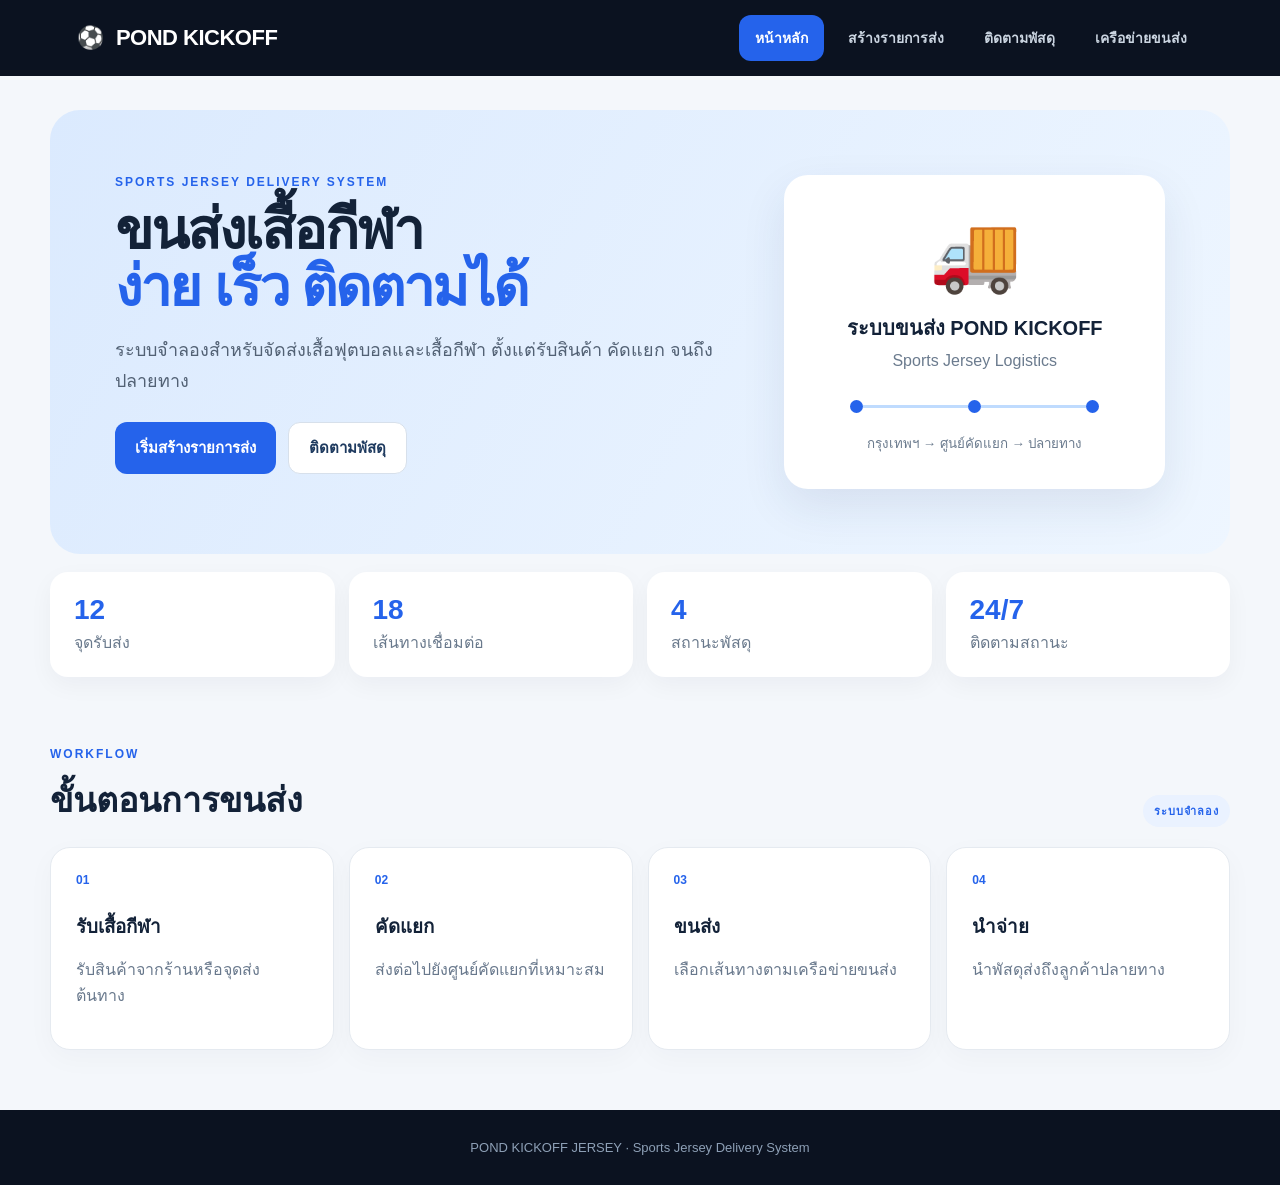
<file: index.html>
<!DOCTYPE html>
<html lang="th">
<head>
<meta charset="UTF-8">
<meta name="viewport" content="width=device-width, initial-scale=1.0">
<title>POND KICKOFF | ขนส่งเสื้อกีฬา</title>
<link rel="stylesheet" href="styles.css">
</head>
<body>
<header class="top">
  <a class="brand" href="index.html"><span>⚽</span> POND KICKOFF</a>
  <nav>
    <a class="active" href="index.html">หน้าหลัก</a>
    <a href="shipping.html">สร้างรายการส่ง</a>
    <a href="tracking.html">ติดตามพัสดุ</a>
    <a href="network.html">เครือข่ายขนส่ง</a>
  </nav>
</header>

<main>
<section class="hero">
  <div class="hero-copy">
    <div class="eyebrow">SPORTS JERSEY DELIVERY SYSTEM</div>
    <h1>ขนส่งเสื้อกีฬา<br><span>ง่าย เร็ว ติดตามได้</span></h1>
    <p>ระบบจำลองสำหรับจัดส่งเสื้อฟุตบอลและเสื้อกีฬา ตั้งแต่รับสินค้า คัดแยก จนถึงปลายทาง</p>
    <div class="actions">
      <a class="btn primary" href="shipping.html">เริ่มสร้างรายการส่ง</a>
      <a class="btn ghost" href="tracking.html">ติดตามพัสดุ</a>
    </div>
  </div>
  <div class="hero-card">
    <div class="truck">🚚</div>
    <strong>ระบบขนส่ง POND KICKOFF</strong>
    <span>Sports Jersey Logistics</span>
    <div class="mini-route"><i></i><b></b><i></i><b></b><i></i></div>
    <small>กรุงเทพฯ → ศูนย์คัดแยก → ปลายทาง</small>
  </div>
</section>

<section class="stats">
  <div><strong>12</strong><span>จุดรับส่ง</span></div>
  <div><strong>18</strong><span>เส้นทางเชื่อมต่อ</span></div>
  <div><strong>4</strong><span>สถานะพัสดุ</span></div>
  <div><strong>24/7</strong><span>ติดตามสถานะ</span></div>
</section>

<section class="section">
  <div class="section-head">
    <div><div class="eyebrow">WORKFLOW</div><h2>ขั้นตอนการขนส่ง</h2></div>
    <span class="pill">ระบบจำลอง</span>
  </div>
  <div class="steps">
    <article><div class="num">01</div><h3>รับเสื้อกีฬา</h3><p>รับสินค้าจากร้านหรือจุดส่งต้นทาง</p></article>
    <article><div class="num">02</div><h3>คัดแยก</h3><p>ส่งต่อไปยังศูนย์คัดแยกที่เหมาะสม</p></article>
    <article><div class="num">03</div><h3>ขนส่ง</h3><p>เลือกเส้นทางตามเครือข่ายขนส่ง</p></article>
    <article><div class="num">04</div><h3>นำจ่าย</h3><p>นำพัสดุส่งถึงลูกค้าปลายทาง</p></article>
  </div>
</section>
</main>
<footer>POND KICKOFF JERSEY · Sports Jersey Delivery System</footer>
<script src="script.js"></script>
</body>
</html>
</file>
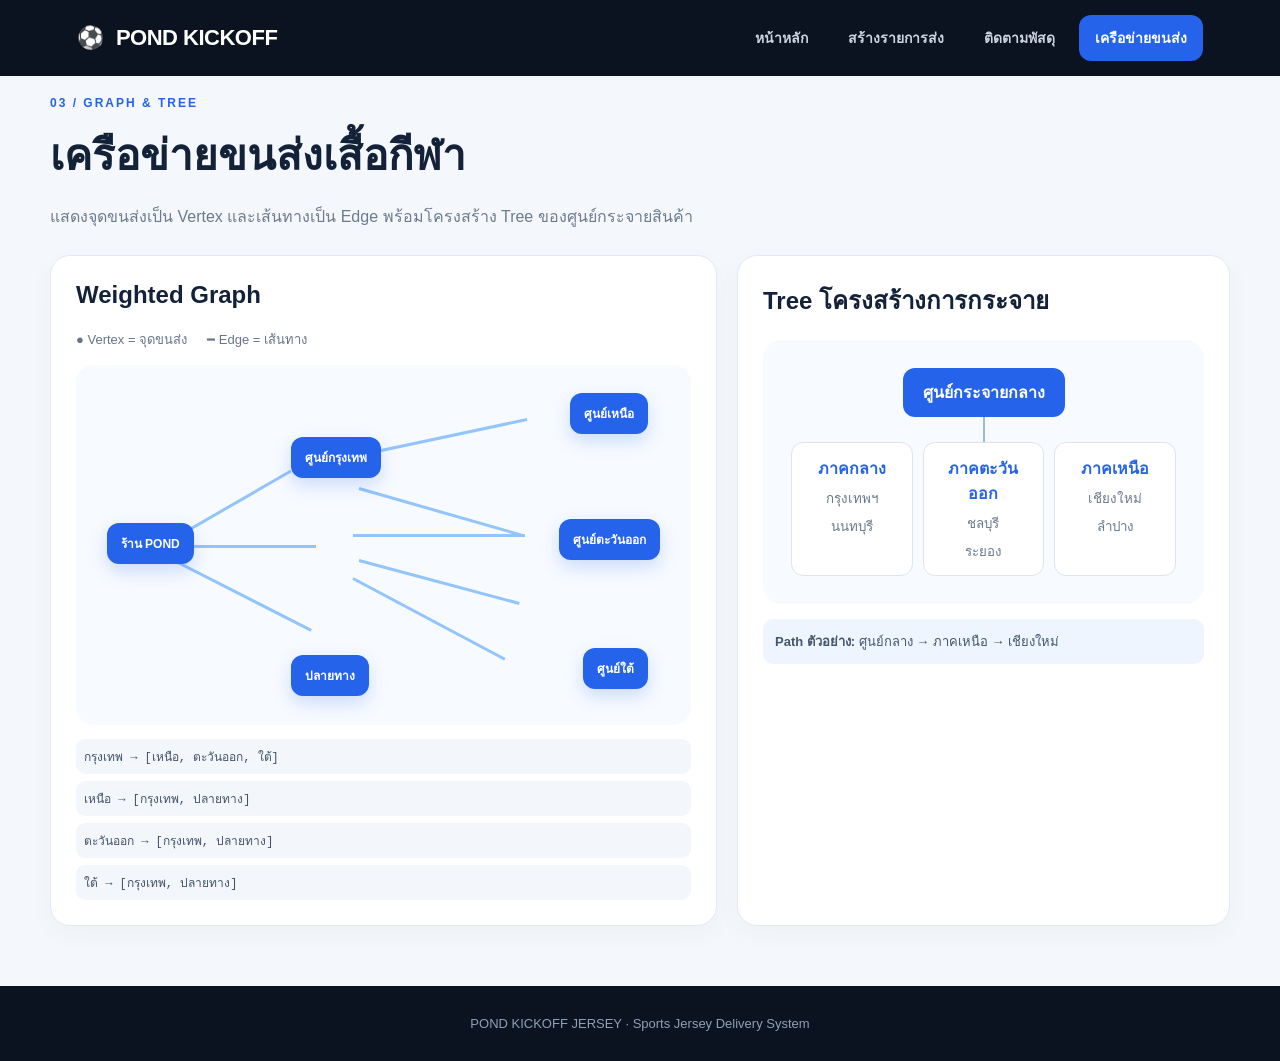
<file: network.html>
<!DOCTYPE html>
<html lang="th">
<head>
<meta charset="UTF-8"><meta name="viewport" content="width=device-width, initial-scale=1.0">
<title>เครือข่ายขนส่ง | POND KICKOFF</title><link rel="stylesheet" href="styles.css">
</head>
<body>
<header class="top">
<a class="brand" href="index.html"><span>⚽</span> POND KICKOFF</a>
<nav><a href="index.html">หน้าหลัก</a><a href="shipping.html">สร้างรายการส่ง</a><a href="tracking.html">ติดตามพัสดุ</a><a class="active" href="network.html">เครือข่ายขนส่ง</a></nav>
</header>
<main class="page">
<div class="eyebrow">03 / GRAPH & TREE</div><h1>เครือข่ายขนส่งเสื้อกีฬา</h1>
<p class="muted">แสดงจุดขนส่งเป็น Vertex และเส้นทางเป็น Edge พร้อมโครงสร้าง Tree ของศูนย์กระจายสินค้า</p>

<section class="network-grid">
<div class="panel">
<h2>Weighted Graph</h2><div class="legend"><span>● Vertex = จุดขนส่ง</span><span>━ Edge = เส้นทาง</span></div>
<div class="graph">
  <div class="node n1">ร้าน POND</div><div class="node n2">ศูนย์กรุงเทพ</div><div class="node n3">ศูนย์เหนือ</div>
  <div class="node n4">ศูนย์ตะวันออก</div><div class="node n5">ศูนย์ใต้</div><div class="node n6">ปลายทาง</div>
  <span class="edge e1"></span><span class="edge e2"></span><span class="edge e3"></span><span class="edge e4"></span><span class="edge e5"></span><span class="edge e6"></span><span class="edge e7"></span><span class="edge e8"></span>
</div>
<div class="graph-data"><code>กรุงเทพ → [เหนือ, ตะวันออก, ใต้]</code><code>เหนือ → [กรุงเทพ, ปลายทาง]</code><code>ตะวันออก → [กรุงเทพ, ปลายทาง]</code><code>ใต้ → [กรุงเทพ, ปลายทาง]</code></div>
</div>

<div class="panel">
<h2>Tree โครงสร้างการกระจาย</h2>
<div class="tree"><div class="tree-level root">ศูนย์กระจายกลาง</div>
<div class="tree-line"></div><div class="tree-children"><div><b>ภาคกลาง</b><small>กรุงเทพฯ</small><small>นนทบุรี</small></div><div><b>ภาคตะวันออก</b><small>ชลบุรี</small><small>ระยอง</small></div><div><b>ภาคเหนือ</b><small>เชียงใหม่</small><small>ลำปาง</small></div></div></div>
<div class="tree-note"><b>Path ตัวอย่าง:</b> ศูนย์กลาง → ภาคเหนือ → เชียงใหม่</div>
</div>
</section>
</main>
<footer>POND KICKOFF JERSEY · Sports Jersey Delivery System</footer>
<script src="script.js"></script>
</body>
</html>
</file>
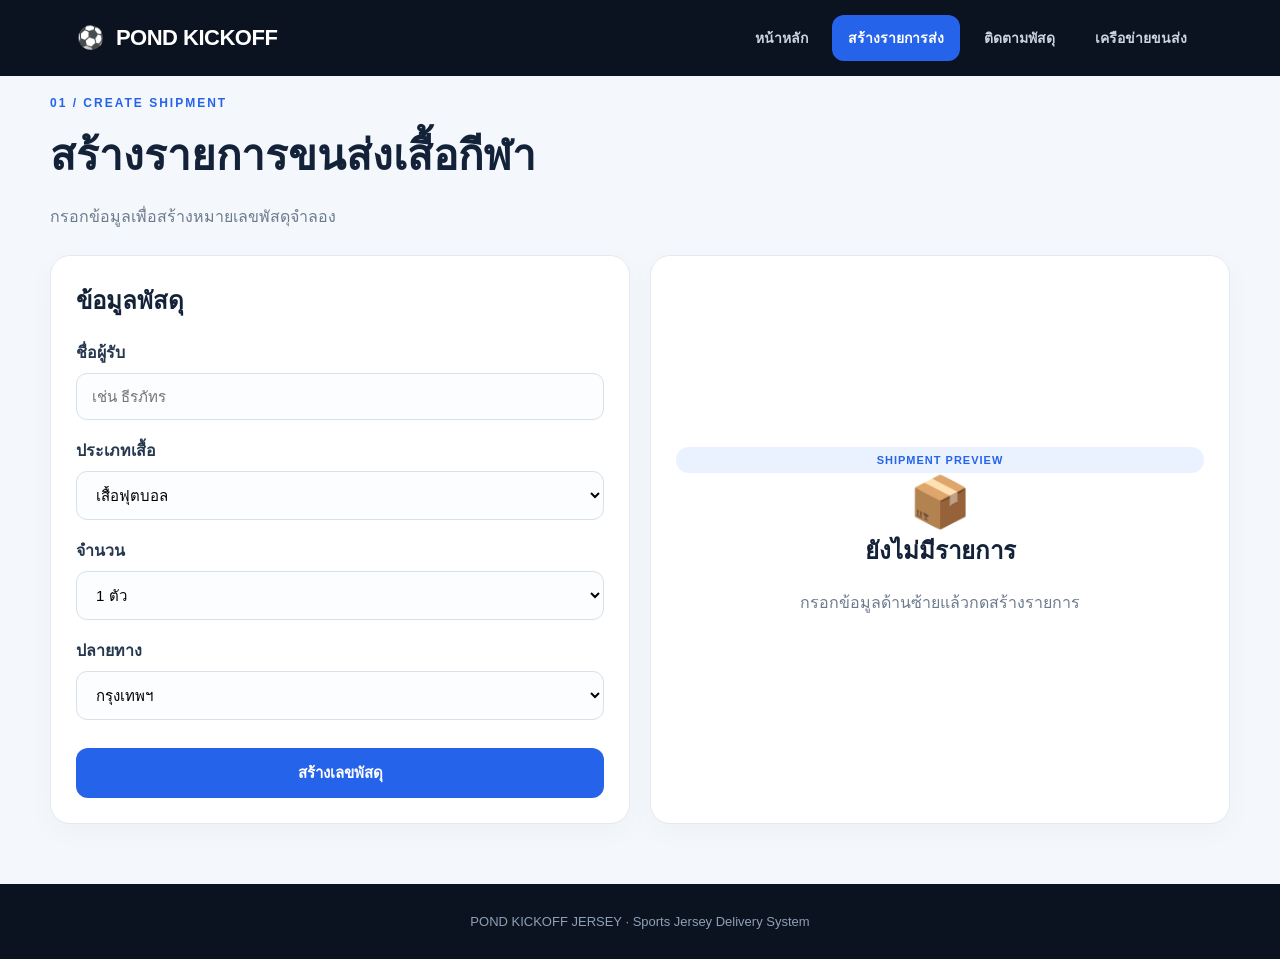
<file: shipping.html>
<!DOCTYPE html>
<html lang="th">
<head>
<meta charset="UTF-8">
<meta name="viewport" content="width=device-width, initial-scale=1.0">
<title>สร้างรายการส่ง | POND KICKOFF</title>
<link rel="stylesheet" href="styles.css">
</head>
<body>
<header class="top">
  <a class="brand" href="index.html"><span>⚽</span> POND KICKOFF</a>
  <nav>
    <a href="index.html">หน้าหลัก</a><a class="active" href="shipping.html">สร้างรายการส่ง</a>
    <a href="tracking.html">ติดตามพัสดุ</a><a href="network.html">เครือข่ายขนส่ง</a>
  </nav>
</header>
<main class="page">
  <div class="eyebrow">01 / CREATE SHIPMENT</div>
  <h1>สร้างรายการขนส่งเสื้อกีฬา</h1>
  <p class="muted">กรอกข้อมูลเพื่อสร้างหมายเลขพัสดุจำลอง</p>
  <section class="form-grid">
    <div class="panel">
      <h2>ข้อมูลพัสดุ</h2>
      <label>ชื่อผู้รับ<input id="receiver" placeholder="เช่น ธีรภัทร"></label>
      <label>ประเภทเสื้อ<select id="jersey"><option>เสื้อฟุตบอล</option><option>เสื้อบาสเกตบอล</option><option>เสื้อวิ่ง</option><option>เสื้อทีมกีฬา</option></select></label>
      <label>จำนวน<select id="qty"><option>1 ตัว</option><option>2 ตัว</option><option>3 ตัว</option><option>4 ตัว</option></select></label>
      <label>ปลายทาง<select id="destination"><option>กรุงเทพฯ</option><option>นนทบุรี</option><option>ชลบุรี</option><option>เชียงใหม่</option><option>ภูเก็ต</option></select></label>
      <button class="btn primary full" onclick="createShipment()">สร้างเลขพัสดุ</button>
    </div>
    <div class="panel preview">
      <div class="tag">SHIPMENT PREVIEW</div>
      <div id="shipmentPreview">
        <div class="empty-icon">📦</div><h2>ยังไม่มีรายการ</h2><p class="muted">กรอกข้อมูลด้านซ้ายแล้วกดสร้างรายการ</p>
      </div>
    </div>
  </section>
</main>
<footer>POND KICKOFF JERSEY · Sports Jersey Delivery System</footer>
<script src="script.js"></script>
</body>
</html>
</file>
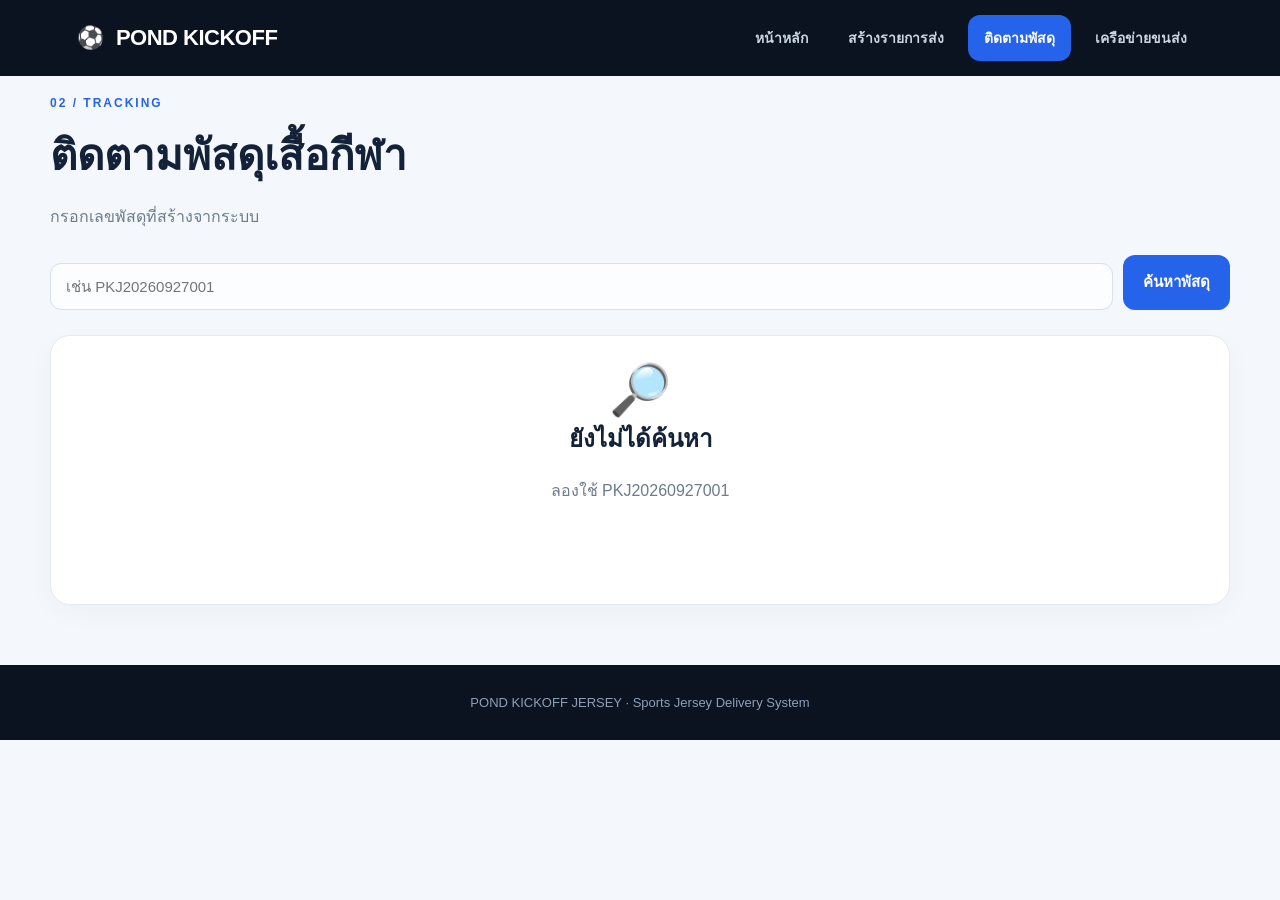
<file: tracking.html>
<!DOCTYPE html>
<html lang="th">
<head>
<meta charset="UTF-8"><meta name="viewport" content="width=device-width, initial-scale=1.0">
<title>ติดตามพัสดุ | POND KICKOFF</title><link rel="stylesheet" href="styles.css">
</head>
<body>
<header class="top">
<a class="brand" href="index.html"><span>⚽</span> POND KICKOFF</a>
<nav><a href="index.html">หน้าหลัก</a><a href="shipping.html">สร้างรายการส่ง</a><a class="active" href="tracking.html">ติดตามพัสดุ</a><a href="network.html">เครือข่ายขนส่ง</a></nav>
</header>
<main class="page">
<div class="eyebrow">02 / TRACKING</div><h1>ติดตามพัสดุเสื้อกีฬา</h1><p class="muted">กรอกเลขพัสดุที่สร้างจากระบบ</p>
<div class="track-search"><input id="trackInput" placeholder="เช่น PKJ20260927001"><button class="btn primary" onclick="trackShipment()">ค้นหาพัสดุ</button></div>
<section id="trackingResult" class="panel tracking-panel">
  <div class="empty-icon">🔎</div><h2>ยังไม่ได้ค้นหา</h2><p class="muted">ลองใช้ PKJ20260927001</p>
</section>
</main>
<footer>POND KICKOFF JERSEY · Sports Jersey Delivery System</footer>
<script src="script.js"></script>
</body>
</html>
</file>
<file: styles.css>
*{box-sizing:border-box}body{margin:0;font-family:Inter,"Noto Sans Thai",Arial,sans-serif;background:#f4f7fb;color:#132238}a{text-decoration:none;color:inherit}.top{height:76px;background:#0b1220;color:#fff;display:flex;align-items:center;justify-content:space-between;padding:0 6%;position:sticky;top:0;z-index:5}.brand{font-size:22px;font-weight:900;letter-spacing:-.5px}.brand span{margin-right:7px}nav{display:flex;gap:8px}nav a{padding:12px 16px;border-radius:12px;color:#cbd5e1;font-weight:700;font-size:14px}nav a:hover,nav a.active{background:#2563eb;color:#fff}.hero{margin:34px auto 0;max-width:1180px;border-radius:30px;padding:65px;display:grid;grid-template-columns:1.25fr .75fr;gap:35px;background:linear-gradient(120deg,#dbeafe,#eef6ff);overflow:hidden}.eyebrow{color:#2563eb;font-size:12px;font-weight:900;letter-spacing:2px;margin-bottom:12px}.hero h1{font-size:56px;line-height:1.02;margin:0 0 20px;letter-spacing:-2px}.hero h1 span{color:#2563eb}.hero p{font-size:18px;color:#526174;max-width:650px;line-height:1.7}.actions{display:flex;gap:12px;margin-top:26px}.btn{display:inline-flex;align-items:center;justify-content:center;border:0;border-radius:12px;padding:13px 20px;font-weight:800;cursor:pointer;font-size:15px}.primary{background:#2563eb;color:#fff}.primary:hover{background:#1d4ed8}.ghost{background:#fff;color:#1e3a5f;border:1px solid #d7e0eb}.hero-card{background:#fff;border-radius:24px;padding:35px;display:flex;flex-direction:column;align-items:center;justify-content:center;box-shadow:0 18px 45px #1e3a5f18}.truck{font-size:74px;margin-bottom:15px}.hero-card strong{font-size:20px}.hero-card span,.hero-card small{color:#6b7b8e;margin-top:8px}.mini-route{width:80%;display:flex;align-items:center;justify-content:space-between;margin:30px 0 12px}.mini-route i{width:13px;height:13px;border-radius:50%;background:#2563eb}.mini-route b{height:3px;flex:1;background:#bfdbfe}.stats{max-width:1180px;margin:18px auto 50px;display:grid;grid-template-columns:repeat(4,1fr);gap:14px}.stats div{background:#fff;border-radius:18px;padding:22px 24px;display:flex;flex-direction:column;box-shadow:0 8px 25px #1522380b}.stats strong{font-size:28px;color:#2563eb}.stats span{color:#69798c;margin-top:4px}.section,.page{max-width:1180px;margin:0 auto;padding:20px 0 60px}.section-head{display:flex;justify-content:space-between;align-items:end;margin-bottom:20px}.section h2,.page h1{margin:0}.section h2{font-size:34px}.pill,.tag{display:inline-block;background:#eaf2ff;color:#2563eb;border-radius:99px;padding:7px 11px;font-size:11px;font-weight:900;letter-spacing:1px}.steps{display:grid;grid-template-columns:repeat(4,1fr);gap:15px}.steps article,.panel{background:#fff;border:1px solid #e5eaf0;border-radius:20px;padding:25px;box-shadow:0 8px 28px #15223808}.num{font-size:12px;font-weight:900;color:#2563eb;margin-bottom:25px}.steps h3{margin:0 0 8px}.steps p{color:#68788c;line-height:1.6}.page>h1{font-size:42px;margin-bottom:8px}.muted{color:#6c7b8d;line-height:1.6}.form-grid{display:grid;grid-template-columns:1fr 1fr;gap:20px;margin-top:25px}.panel h2{margin-top:0}.panel label{display:block;font-weight:800;margin:18px 0;color:#26384f}.panel input,.panel select,.track-search input{width:100%;padding:14px 15px;margin-top:8px;border:1px solid #d8e0e9;border-radius:11px;font-size:15px;background:#fbfdff}.full{width:100%;margin-top:10px}.preview{text-align:center;display:flex;flex-direction:column;justify-content:center}.empty-icon{font-size:50px}.shipment-card{margin-top:15px;text-align:left;background:#f7faff;border-radius:16px;padding:18px}.shipment-code{font-size:25px;font-weight:900;color:#2563eb}.track-search{display:grid;grid-template-columns:1fr auto;gap:10px;margin:25px 0}.tracking-panel{text-align:center;min-height:270px}.timeline{text-align:left;margin-top:25px}.timeline-row{display:flex;gap:14px;padding:15px 0;border-bottom:1px solid #edf1f5}.dot{width:12px;height:12px;border-radius:50%;background:#2563eb;margin-top:5px;flex:none}.network-grid{display:grid;grid-template-columns:1.15fr .85fr;gap:20px;margin-top:25px}.legend{display:flex;gap:20px;color:#65768a;font-size:13px;margin-bottom:15px}.graph{height:360px;background:#f7faff;border-radius:18px;position:relative;overflow:hidden}.node{position:absolute;background:#2563eb;color:#fff;padding:11px 14px;border-radius:12px;font-weight:800;font-size:12px;z-index:2;box-shadow:0 7px 18px #2563eb33}.n1{left:5%;top:44%}.n2{left:35%;top:20%}.n3{right:7%;top:8%}.n4{right:5%;top:43%}.n5{right:7%;bottom:10%}.n6{left:35%;bottom:8%}.edge{position:absolute;height:3px;background:#93c5fd;transform-origin:left center}.e1{left:16%;top:48%;width:22%;transform:rotate(-30deg)}.e2{left:16%;top:50%;width:23%;transform:rotate(0deg)}.e3{left:16%;top:54%;width:25%;transform:rotate(27deg)}.e4{left:45%;top:25%;width:29%;transform:rotate(-12deg)}.e5{left:46%;top:34%;width:28%;transform:rotate(16deg)}.e6{left:45%;top:47%;width:28%;transform:rotate(0deg)}.e7{left:46%;top:54%;width:27%;transform:rotate(15deg)}.e8{left:45%;top:59%;width:28%;transform:rotate(28deg)}.graph-data{display:grid;gap:7px;margin-top:14px}.graph-data code{background:#f3f6fa;border-radius:9px;padding:8px;color:#41536a;font-size:12px}.tree{background:#f7faff;border-radius:18px;padding:28px;text-align:center}.root{display:inline-block;background:#2563eb;color:#fff;border-radius:12px;padding:12px 20px;font-weight:900}.tree-line{width:2px;height:25px;background:#9bb9dd;margin:auto}.tree-children{display:grid;grid-template-columns:repeat(3,1fr);gap:10px}.tree-children>div{background:#fff;border:1px solid #dce5ef;border-radius:12px;padding:13px}.tree-children b{display:block;color:#2563eb}.tree-children small{display:block;margin-top:7px;color:#69798c}.tree-note{margin-top:15px;padding:12px;background:#eef5ff;border-radius:10px;color:#43566e;font-size:13px}footer{text-align:center;padding:30px;background:#0b1220;color:#8ea0b6;font-size:13px}@media(max-width:800px){.top{height:auto;padding:16px 5%;flex-direction:column;gap:12px}.top nav{flex-wrap:wrap;justify-content:center}.hero{grid-template-columns:1fr;padding:35px 25px}.hero h1{font-size:42px}.stats,.steps,.form-grid,.network-grid{grid-template-columns:1fr 1fr}.page,.section{padding-left:5%;padding-right:5%}}@media(max-width:560px){.stats,.steps,.form-grid,.network-grid{grid-template-columns:1fr}.track-search{grid-template-columns:1fr}.hero h1{font-size:36px}.tree-children{grid-template-columns:1fr}}
</file>
